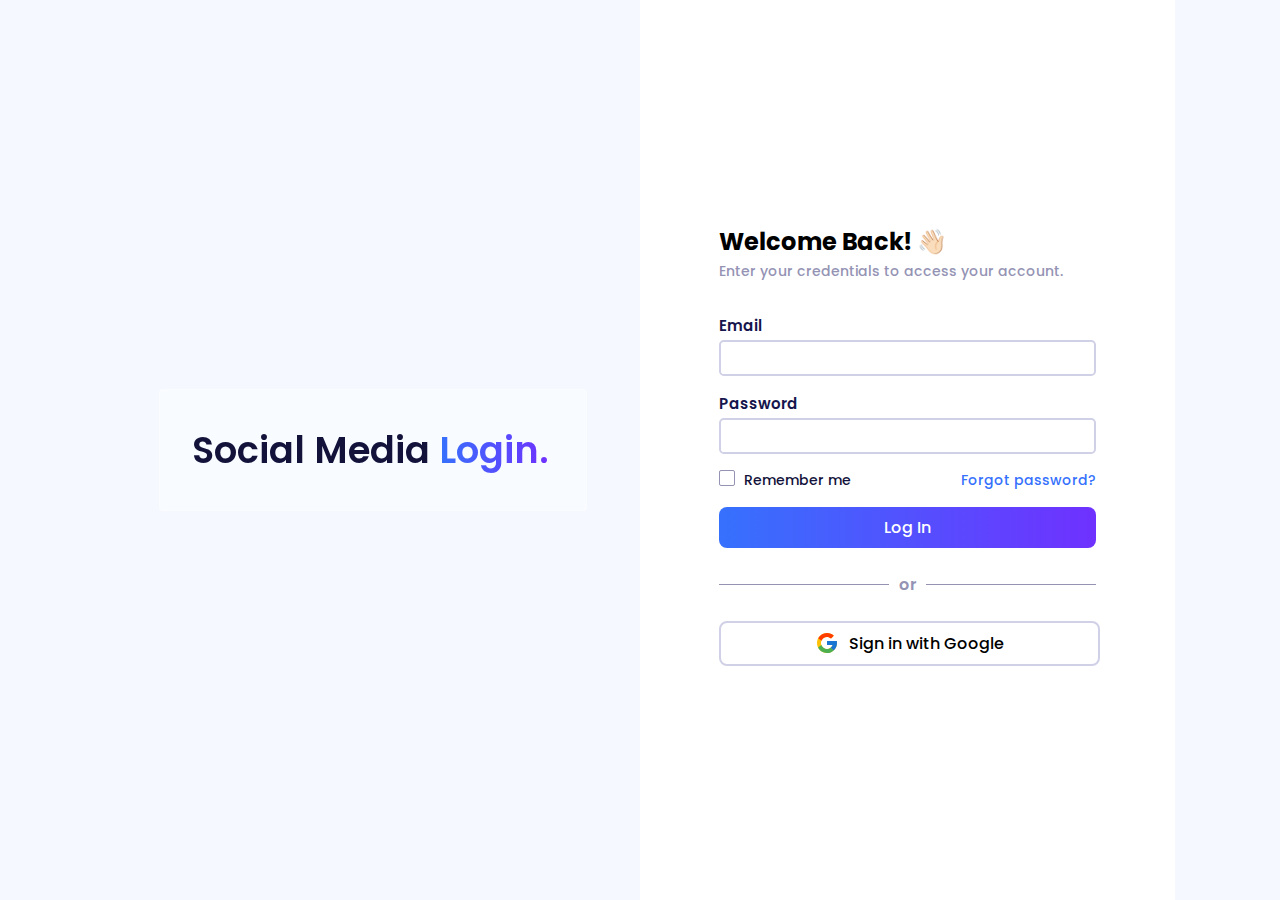
<file: Google SignIn/index.html>
<!DOCTYPE html>
<html lang="en">

<head>
    <meta charset="UTF-8">
    <meta name="viewport" content="width=device-width, initial-scale=1.0">
    <title>Document</title>
    <link rel="stylesheet" href="style.css">
</head>

<body>
    <div id="fb-root"></div>
    <section class="container">
        <div class="image-section">
            <div class="image-wrapper">
            </div>
            <div class="content-container">
                <h1 class="section-heading">Social Media <span>Login.</span></h1>
                <p class="section-paragraph"></p>
            </div>
        </div>

        <div class="form-section">
            <div class="form-wrapper">
                <h2>Welcome Back! 👋🏻</h2>
                <p>Enter your credentials to access your account.</p>
                <div class="input-container">
                    <div class="form-group">
                        <label for="email">Email</label>
                        <input type="email" id="email" autocomplete="off">
                    </div>
                    <div class="form-group">
                        <label for="password">Password</label>
                        <input type="password" id="password">
                    </div>
                </div>

                <div class="remember-forgot">
                    <div class="remember-me">
                        <input type="checkbox" value="remember-me" id="remember-me">
                        <label for="remember-me">Remember me</label>
                    </div>

                    <a href="#">Forgot password?</a>
                </div>

                <button class="login-btn">Log In</button>

                <div class="or-divider">or</div>

                <button class="google-signin" onclick="signIn()">
                    <svg xmlns="http://www.w3.org/2000/svg" viewBox="0 0 48 48" width="96px" height="96px">
                        <path fill="#FFC107"
                            d="M43.611,20.083H42V20H24v8h11.303c-1.649,4.657-6.08,8-11.303,8c-6.627,0-12-5.373-12-12c0-6.627,5.373-12,12-12c3.059,0,5.842,1.154,7.961,3.039l5.657-5.657C34.046,6.053,29.268,4,24,4C12.955,4,4,12.955,4,24c0,11.045,8.955,20,20,20c11.045,0,20-8.955,20-20C44,22.659,43.862,21.35,43.611,20.083z" />
                        <path fill="#FF3D00"
                            d="M6.306,14.691l6.571,4.819C14.655,15.108,18.961,12,24,12c3.059,0,5.842,1.154,7.961,3.039l5.657-5.657C34.046,6.053,29.268,4,24,4C16.318,4,9.656,8.337,6.306,14.691z" />
                        <path fill="#4CAF50"
                            d="M24,44c5.166,0,9.86-1.977,13.409-5.192l-6.19-5.238C29.211,35.091,26.715,36,24,36c-5.202,0-9.619-3.317-11.283-7.946l-6.522,5.025C9.505,39.556,16.227,44,24,44z" />
                        <path fill="#1976D2"
                            d="M43.611,20.083H42V20H24v8h11.303c-0.792,2.237-2.231,4.166-4.087,5.571c0.001-0.001,0.002-0.001,0.003-0.002l6.19,5.238C36.971,39.205,44,34,44,24C44,22.659,43.862,21.35,43.611,20.083z" />
                    </svg>
                    <div class="g-signin2"><span>Sign in with Google</span></div>
                </button>
            </div>
        </div>
    </section>
    </div>
    <script src="main.js"></script>

</body>

</html>
</file>
<file: Google SignIn/style.css>
@import url("https://fonts.googleapis.com/css2?family=Poppins:wght@300;400;500;600;700&display=swap");

:root {
  --text-dark: hsl(240, 54%, 15%);
  --text-light: hsl(242, 18%, 64%);
  --primary: hsl(222, 98%, 60%);
  --primary-lighter: hsl(240, 33%, 86%);
  --primary-gradient: linear-gradient(to right, #3671fd, #6f31ff);
}

*,
*::before,
*::after {
  margin: 0;
  padding: 0;
  box-sizing: border-box;
}

a,
button {
  all: unset;
  cursor: pointer;
}

img {
  width: 100%;
  height: 100%;
  display: block;
}

body {
  font-family: Poppins, sans-serif;
  min-height: 100vh;
  background-color: #f5f9ff;
  display: flex;
  justify-content: center;
}

.container {
  max-width: 1070px;
  width: 100%;
  display: flex;
  margin-inline: 1rem;
}

.image-section {
  width: 50%;
  position: relative;
}
.image-wrapper {
  width: 100%;
  height: 100%;
}
.image-wrapper img {
  object-fit: cover;
}

.content-container {
  background-color: hsla(0, 0%, 100%, 0.3);
  backdrop-filter: blur(30px);
  padding: 2rem;
  width: 80%;
  color: var(--text-dark);
  border-radius: 4px;
  border: 1px solid hsl(0 100% 100% / 0.3);

  position: absolute;
  top: 50%;
  left: 50%;
  transform: translate(-50%, -50%);
}
.content-container h1 {
  font-weight: 600;
  font-size: 2.3rem;
}
.content-container span {
  background: var(--primary-gradient);
  background-clip: text;
  -webkit-background-clip: text;
  -webkit-text-fill-color: transparent;
}

@media screen and (max-width: 60rem) {
  .container {
    width: 100%;
    margin: 0;
  }
  .content-container {
    width: 100%;
  }
}

.form-section {
  width: 50%;
  background-color: white;
  padding: 2.5rem 1rem;
  display: flex;
  align-items: center;
}

.form-wrapper {
  width: 75%;
  margin: 0 auto;
}

.form-wrapper > h2 {
  margin-bottom: 0.1rem;
}
.form-wrapper > p {
  font-size: 0.875rem;
  font-weight: 500;
  color: var(--text-light);
  margin-bottom: 2rem;
}

.input-container {
  display: flex;
  flex-direction: column;
  gap: 1rem;
  margin-bottom: 1rem;
}

.form-group {
  display: flex;
  flex-direction: column;
  gap: 0.2rem;
}
.form-group label {
  font-size: 0.9375rem;
  font-weight: 600;
  color: #16164d;
}
.form-group input {
  font-size: 0.875rem;
  font-weight: 500;
  color: var(--text-dark);
  padding: 0.5rem;
  border: 2px solid var(--primary-lighter);
  border-radius: 0.3rem;
}
.form-group input:focus {
  border: 2px solid #16164d;
}

.remember-forgot {
  display: flex;
  justify-content: space-between;
  font-size: 0.875rem;
  font-weight: 500;
  margin-bottom: 1rem;
}

.remember-me {
  display: grid;
  grid-template-columns: 1rem auto;
  gap: 0.6rem;
}

input[type="checkbox"] {
  -webkit-appearance: none;
  appearance: none;
  display: grid;
  place-content: center;
}

.remember-me input {
  width: 1rem;
  height: 1rem;
  margin-right: 0.3rem;
  border: 1px solid var(--text-light);
  border-radius: 2px;
}

input[type="checkbox"]::before {
  content: "";
  width: 0.65em;
  height: 0.65em;
  background-color: white;
  transform: scale(0);
  transform-origin: bottom left;
  clip-path: polygon(14% 44%, 0 65%, 50% 100%, 100% 16%, 80% 0%, 43% 62%);
  transition: 120ms transform ease-in-out;
  box-shadow: inset 1em 1em var(--form-control-color);
}

input[type="checkbox"]:checked::before {
  transform: scale(1);
}
.remember-me input:checked {
  background: var(--primary-gradient);
}

.remember-me label {
  color: var(--text-dark);
  user-select: none;
}
.remember-forgot a {
  color: var(--primary);
}
.remember-forgot a:hover {
  text-decoration: underline;
  text-decoration-color: var(--primary);
}

.login-btn,
.google-signin {
  width: 100%;
  display: flex;
  /* justify-content: center; */
  align-items: center;
  gap: 0.6rem;
  margin: 10px 0;
  font-weight: 500;
  padding: 0.5rem 0;
  border-radius: 0.5rem;
}
.login-btn{
    justify-content: center;
}

.login-btn {
  color: white;
  background: var(--primary-gradient);
}
.login-btn:hover {
  opacity: 0.9;
}

.or-divider {
  width: 100%;
  font-weight: 600;
  color: var(--text-light);
  margin-block: 1.5rem;
  text-align: center;
  position: relative;
}
.or-divider::before {
  content: "";
  position: absolute;
  top: 50%;
  left: 0;
  height: 1px;
  width: 45%;
  background-color: var(--text-light);
}
.or-divider::after {
  content: "";
  position: absolute;
  top: 50%;
  right: 0;
  height: 1px;
  width: 45%;
  background-color: var(--text-light);
}

.google-signin {
  border: 2px solid var(--primary-lighter);
}
.google-signin svg {
    margin-left: 25%;
    width: 1.5rem;
    height: 1.5rem;
}

@media screen and (max-width: 50rem) {
  .container {
    max-width: 80%;
    flex-direction: column;
    margin-inline: 0;
  }

  .image-section,
  .form-section {
    width: 100%;
  }

  .image-section {
    height: 25vh;
  }
  .content-container {
    inset: 0;
    transform: translate(0, 0);
    padding: 1rem 1.6rem;
    text-align: center;
    display: flex;
    flex-direction: column;
    justify-content: center;
    align-items: center;
  }
  .content-container h1 {
    font-size: 1.4rem;
    font-weight: 700;
    margin-bottom: 0.5rem;
  }
  .content-container p {
    font-size: 0.75rem;
  }

  .form-section {
    flex: 1;
    padding: 1rem 1rem;
  }
  .logo-container {
    margin-bottom: 1rem;
  }
  .form-wrapper > h2 {
    font-size: 1.25rem;
  }
  .form-wrapper > p {
    margin-bottom: 1rem;
  }
  .form-wrapper button {
    font-size: 0.875rem;
  }
  .or-divider {
    font-weight: 500;
    margin-block: 0.6rem;
  }
}

@media screen and (max-width: 36.25rem) {
  .container {
    max-width: 100%;
  }
  .form-wrapper {
    width: 100%;
  }
}
</file>
